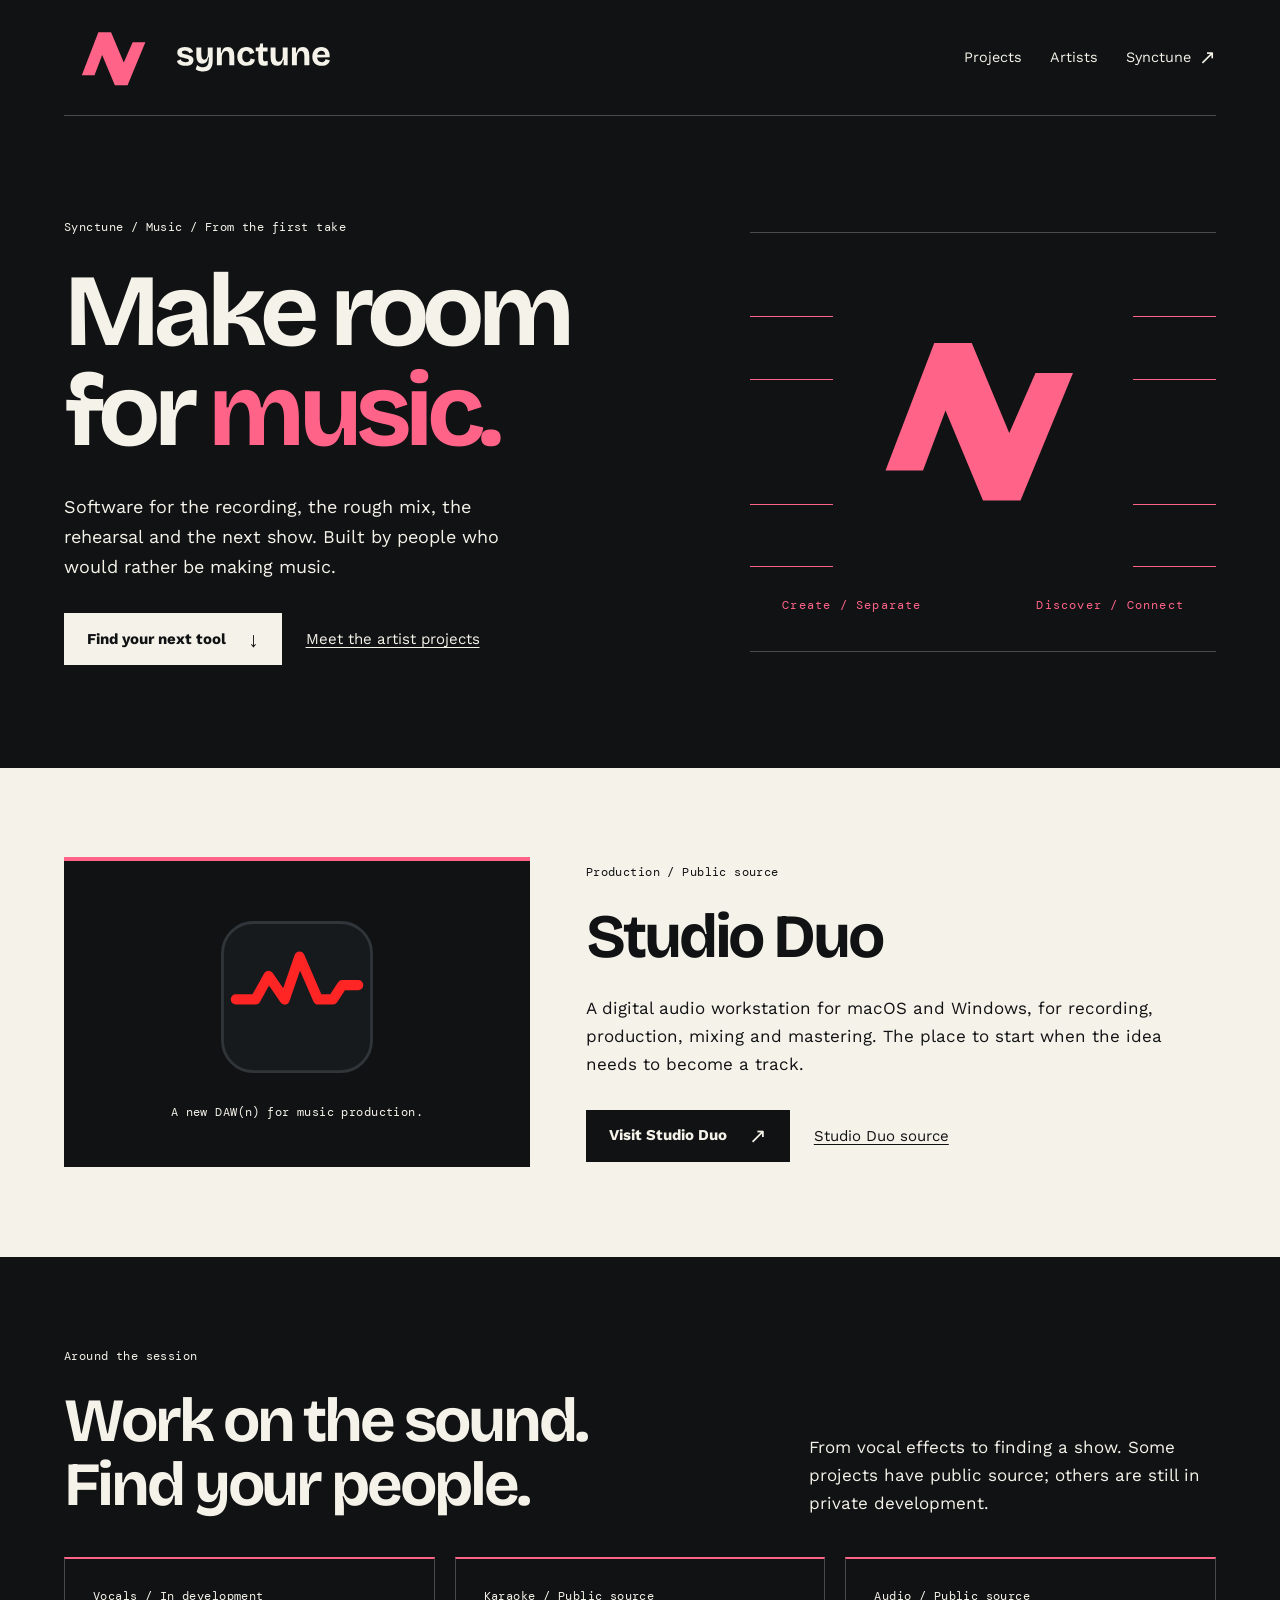
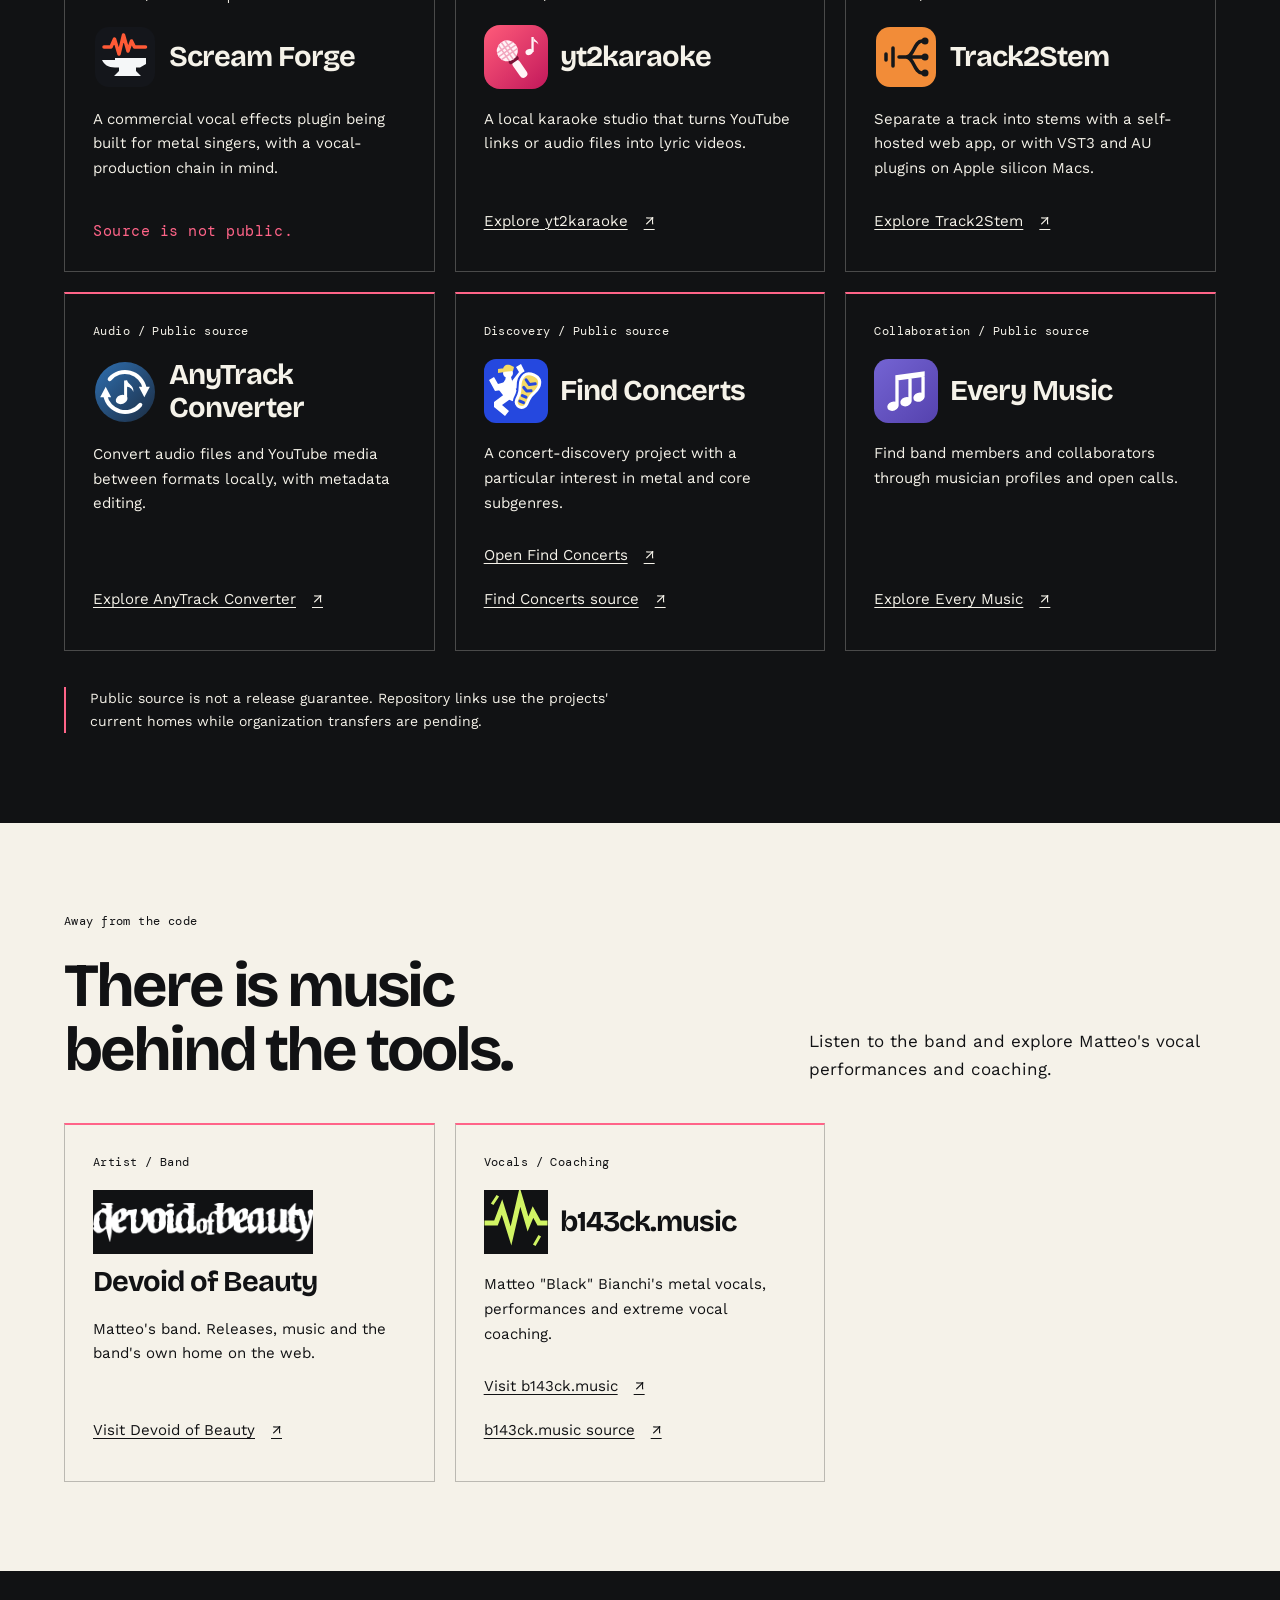
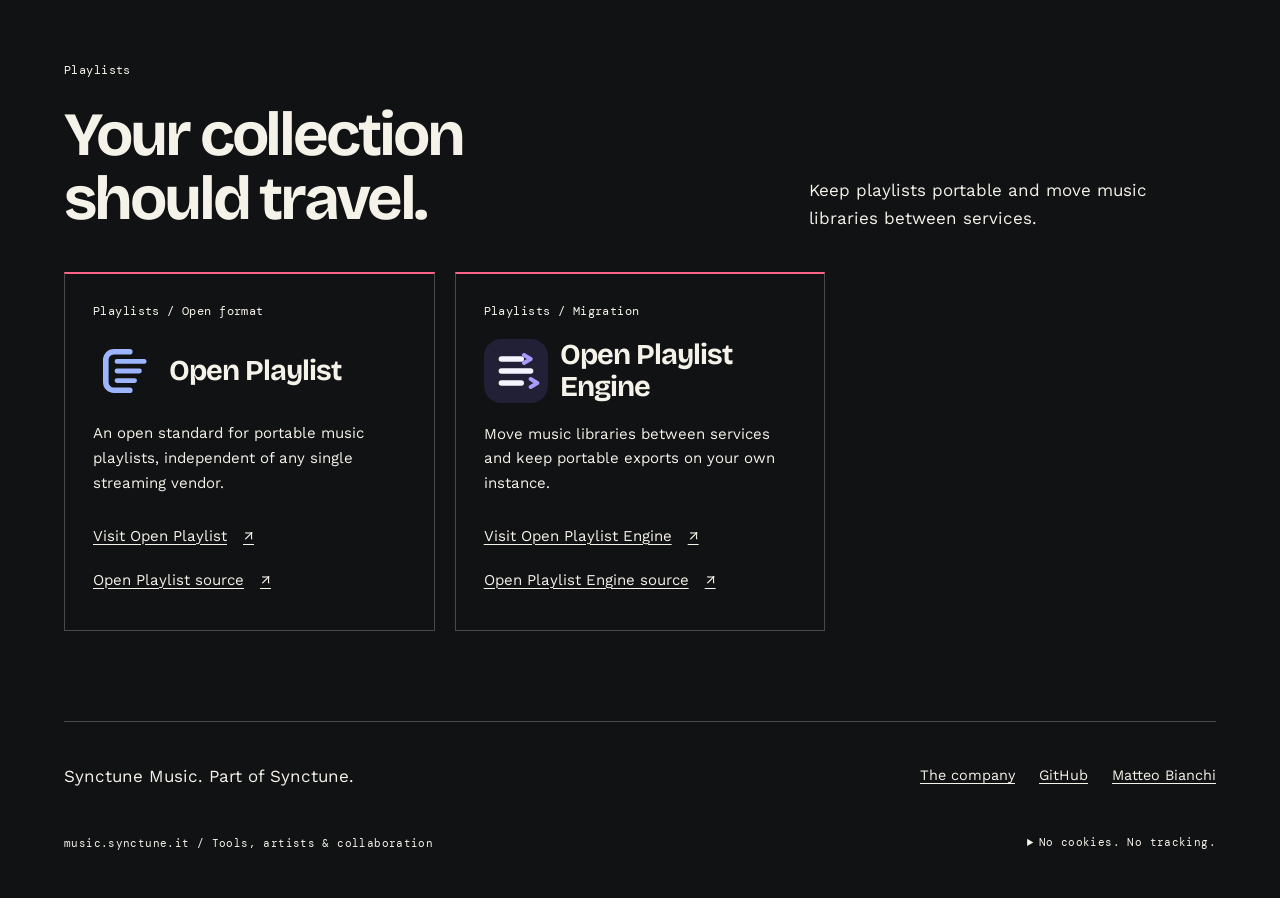
<file: index.html>
<!doctype html>
<html lang="en">
<head>
  <meta charset="utf-8">
  <meta name="viewport" content="width=device-width, initial-scale=1">
  <meta name="description" content="Synctune Music: software for recording, vocals, stems, portable playlists, concert discovery and collaboration, alongside Matteo Bianchi's artist projects.">
  <meta name="theme-color" content="#111214">
  <meta property="og:type" content="website">
  <meta property="og:title" content="Synctune Music | From the first take">
  <meta property="og:description" content="Tools for making music and finding the people around it. A branch of Synctune.">
  <meta property="og:url" content="https://music.synctune.it/">
  <meta property="og:image" content="https://music.synctune.it/assets/social.png">
  <meta property="og:image:alt" content="Synctune Music's coral Cross-rhythm symbol and wordmark.">
  <link rel="canonical" href="https://music.synctune.it/">
  <link rel="icon" href="assets/favicon.svg" type="image/svg+xml">
  <link rel="apple-touch-icon" href="assets/apple-touch-icon.png">
  <link rel="stylesheet" href="assets/styles.css">
  <link rel="stylesheet" href="assets/brand.css">
  <link rel="preload" href="assets/fonts/BricolageGrotesque-Bold.ttf" as="font" type="font/ttf" crossorigin>
  <title>Synctune Music | From the first take</title>
</head>
<body>
  <a class="skip-link" href="#main">Skip to content</a>
  <header class="site-header wrap">
    <a class="brand" href="./"><img src="assets/logo.svg" alt="Synctune Music home" width="881" height="320"></a>
    <nav class="site-nav" aria-label="Main navigation"><a href="#projects">Projects</a><a href="#artists">Artists</a><a href="https://synctune.it">Synctune <span class="arrow" aria-hidden="true">&#8599;</span></a></nav>
  </header>
  <main id="main" tabindex="-1">
    <section class="branch-hero wrap" aria-labelledby="hero-title">
      <div class="hero-copy"><p class="eyebrow">Synctune / Music / From the first take</p><h1 id="hero-title">Make room<br>for <span class="accent">music.</span></h1><p>Software for the recording, the rough mix, the rehearsal and the next show. Built by people who would rather be making music.</p><div class="actions"><a class="button" href="#projects">Find your next tool <span class="arrow" aria-hidden="true">&#8595;</span></a><a class="text-link" href="#artists">Meet the artist projects</a></div></div>
      <div class="hero-art cross-rhythm" aria-hidden="true"><img src="assets/symbol.svg" alt="" width="320" height="320"><div class="art-caption music-label"><span>Create / Separate</span><span>Discover / Connect</span></div></div>
    </section>
    <section id="projects" class="section light" aria-labelledby="studio-title">
      <div class="feature wrap">
        <div class="feature-art" aria-hidden="true"><img src="assets/projects/studio-duo.svg" alt="" width="1024" height="1024"><p class="meta">A new DAW(n) for music production.</p></div>
        <div class="feature-copy"><p class="eyebrow">Production / Public source</p><h2 id="studio-title">Studio Duo</h2><p>A digital audio workstation for macOS and Windows, for recording, production, mixing and mastering. The place to start when the idea needs to become a track.</p><div class="actions"><a class="button" href="https://mbianchidev.github.io/studio-duo/">Visit Studio Duo <span class="arrow" aria-hidden="true">&#8599;</span></a><a class="text-link" href="https://github.com/mbianchidev/studio-duo">Studio Duo source</a></div></div>
      </div>
    </section>
    <section class="section wrap" aria-labelledby="tools-title">
      <div class="section-heading"><div><p class="eyebrow">Around the session</p><h2 id="tools-title">Work on the sound.<br>Find your people.</h2></div><p>From vocal effects to finding a show. Some projects have public source; others are still in private development.</p></div>
      <div class="cards">
        <article class="card"><p class="meta">Vocals / In development</p><div class="project-title"><img src="assets/projects/scream-forge.svg" alt="" width="64" height="64" loading="lazy"><h3>Scream Forge</h3></div><p>A commercial vocal effects plugin being built for metal singers, with a vocal-production chain in mind.</p><p class="availability">Source is not public.</p></article>
        <article class="card"><p class="meta">Karaoke / Public source</p><div class="project-title"><img src="assets/projects/yt2karaoke.svg" alt="" width="64" height="64" loading="lazy"><h3>yt2karaoke</h3></div><p>A local karaoke studio that turns YouTube links or audio files into lyric videos.</p><a class="text-link" href="https://github.com/mbianchidev/yt2karaoke">Explore yt2karaoke <span aria-hidden="true">&#8599;</span></a></article>
        <article class="card"><p class="meta">Audio / Public source</p><div class="project-title"><img src="assets/projects/track2stem.svg" alt="" width="64" height="64" loading="lazy"><h3>Track2Stem</h3></div><p>Separate a track into stems with a self-hosted web app, or with VST3 and AU plugins on Apple silicon Macs.</p><a class="text-link" href="https://github.com/mbianchidev/track2stem">Explore Track2Stem <span aria-hidden="true">&#8599;</span></a></article>
        <article class="card"><p class="meta">Audio / Public source</p><div class="project-title"><img src="assets/projects/anytrack-converter.svg" alt="" width="64" height="64" loading="lazy"><h3>AnyTrack Converter</h3></div><p>Convert audio files and YouTube media between formats locally, with metadata editing.</p><a class="text-link" href="https://github.com/mbianchidev/anytrack-converter">Explore AnyTrack Converter <span aria-hidden="true">&#8599;</span></a></article>
        <article class="card"><p class="meta">Discovery / Public source</p><div class="project-title"><img src="assets/projects/find-concerts.svg" alt="" width="64" height="64" loading="lazy"><h3>Find Concerts</h3></div><p>A concert-discovery project with a particular interest in metal and core subgenres.</p><div class="card-links"><a class="text-link" href="https://mbianchidev.github.io/find-concerts-io/">Open Find Concerts <span aria-hidden="true">&#8599;</span></a><a class="text-link" href="https://github.com/mbianchidev/find-concerts-io">Find Concerts source <span aria-hidden="true">&#8599;</span></a></div></article>
        <article class="card"><p class="meta">Collaboration / Public source</p><div class="project-title"><img src="assets/projects/every-music.svg" alt="" width="64" height="64" loading="lazy"><h3>Every Music</h3></div><p>Find band members and collaborators through musician profiles and open calls.</p><a class="text-link" href="https://github.com/mbianchidev/every-music">Explore Every Music <span aria-hidden="true">&#8599;</span></a></article>
      </div>
      <p class="note">Public source is not a release guarantee. Repository links use the projects' current homes while organization transfers are pending.</p>
    </section>
    <section id="artists" class="section light" aria-labelledby="artists-title">
      <div class="wrap"><div class="section-heading"><div><p class="eyebrow">Away from the code</p><h2 id="artists-title">There is music<br>behind the tools.</h2></div><p>Listen to the band and explore Matteo's vocal performances and coaching.</p></div>
        <div class="cards">
          <article class="card"><p class="meta">Artist / Band</p><div class="project-title logo-wordmark"><img src="assets/projects/devoid-of-beauty.avif" alt="" width="2000" height="358" loading="lazy"><h3>Devoid of Beauty</h3></div><p>Matteo's band. Releases, music and the band's own home on the web.</p><a class="text-link" href="https://devoidofbeauty.com">Visit Devoid of Beauty <span aria-hidden="true">&#8599;</span></a></article>
          <article class="card"><p class="meta">Vocals / Coaching</p><div class="project-title"><img src="assets/projects/b143ck.svg" alt="" width="64" height="64" loading="lazy"><h3>b143ck.music</h3></div><p>Matteo "Black" Bianchi's metal vocals, performances and extreme vocal coaching.</p><div class="card-links"><a class="text-link" href="https://b143ck.synctune.it">Visit b143ck.music <span aria-hidden="true">&#8599;</span></a><a class="text-link" href="https://github.com/synctune-music/b143ck.music">b143ck.music source <span aria-hidden="true">&#8599;</span></a></div></article>
        </div>
      </div>
    </section>
    <section class="section wrap" aria-labelledby="playlist-title">
      <div class="section-heading"><div><p class="eyebrow">Playlists</p><h2 id="playlist-title">Your collection<br>should travel.</h2></div><p>Keep playlists portable and move music libraries between services.</p></div>
      <div class="cards">
        <article class="card"><p class="meta">Playlists / Open format</p><div class="project-title"><img src="assets/projects/open-playlist.svg" alt="" width="320" height="320" loading="lazy"><h3>Open Playlist</h3></div><p>An open standard for portable music playlists, independent of any single streaming vendor.</p><div class="card-links"><a class="text-link" href="https://open-playlist.synctune.it">Visit Open Playlist <span aria-hidden="true">&#8599;</span></a><a class="text-link" href="https://github.com/mbianchidev/open-playlist">Open Playlist source <span aria-hidden="true">&#8599;</span></a></div></article>
        <article class="card"><p class="meta">Playlists / Migration</p><div class="project-title"><img src="assets/projects/open-playlist-engine.svg" alt="" width="48" height="48" loading="lazy"><h3>Open Playlist Engine</h3></div><p>Move music libraries between services and keep portable exports on your own instance.</p><div class="card-links"><a class="text-link" href="https://op-engine.synctune.it">Visit Open Playlist Engine <span aria-hidden="true">&#8599;</span></a><a class="text-link" href="https://github.com/mbianchidev/open-playlist-engine">Open Playlist Engine source <span aria-hidden="true">&#8599;</span></a></div></article>
      </div>
    </section>
  </main>
  <footer class="site-footer wrap">
    <div class="footer-top"><p>Synctune Music. Part of Synctune.</p><nav class="footer-links" aria-label="Footer navigation"><a href="https://synctune.it">The company</a><a href="https://github.com/synctune-music">GitHub</a><a href="https://mbianchi.dev">Matteo Bianchi</a></nav></div>
    <div class="footer-bottom"><span>music.synctune.it / Tools, artists &amp; collaboration</span><details class="privacy"><summary>No cookies. No tracking.</summary><p>No analytics, cookies or embedded audio/video players load on this page. Fonts and artwork are local. Hosting providers may process standard request data; linked music and artist sites follow their own privacy policies.</p></details></div>
  </footer>
</body>
</html>
</file>
<file: assets/styles.css>
@font-face {
  font-family: "Bricolage Grotesque";
  src: url("fonts/BricolageGrotesque-Bold.ttf") format("truetype");
  font-weight: 700;
  font-style: normal;
  font-display: swap;
}

@font-face {
  font-family: "Work Sans";
  src: url("fonts/WorkSans-Regular.ttf") format("truetype");
  font-weight: 400;
  font-style: normal;
  font-display: swap;
}

@font-face {
  font-family: "Work Sans";
  src: url("fonts/WorkSans-Bold.ttf") format("truetype");
  font-weight: 700;
  font-style: normal;
  font-display: swap;
}

@font-face {
  font-family: "DM Mono";
  src: url("fonts/DMMono-Regular.ttf") format("truetype");
  font-weight: 400;
  font-style: normal;
  font-display: swap;
}

:root {
  color-scheme: dark;
  --ink: #111214;
  --paper: #F5F2E9;
  --rule: rgb(245 242 233 / 25%);
  --gutter: clamp(20px, 5vw, 80px);
  font-family: "Work Sans", sans-serif;
  font-synthesis: none;
  color: var(--paper);
  background: var(--ink);
}

* { box-sizing: border-box; }

html { scroll-padding-top: 24px; }

body {
  margin: 0;
  font-size: 17px;
  line-height: 1.65;
}

::selection {
  color: var(--ink);
  background: var(--signal);
}

a {
  color: inherit;
  text-underline-offset: 0.22em;
  text-decoration-thickness: 1px;
}

:focus-visible {
  outline: 3px solid currentColor;
  outline-offset: 6px;
}

img {
  display: block;
  max-width: 100%;
  height: auto;
}

h1,
h2,
h3,
p,
figure { margin: 0; }

h1,
h2,
h3 {
  font-family: "Bricolage Grotesque", sans-serif;
  font-weight: 700;
  text-wrap: balance;
}

h1 {
  font-size: clamp(3.75rem, 8vw, 7.5rem);
  line-height: 0.98;
  letter-spacing: -0.065em;
}

h2 {
  font-size: clamp(2.4rem, 4.8vw, 4.5rem);
  line-height: 1.04;
  letter-spacing: -0.05em;
}

h3 {
  font-size: 1.8rem;
  line-height: 1.12;
  letter-spacing: -0.035em;
}

p { max-width: 62ch; }
p + p { margin-top: 1rem; }

.wrap {
  width: min(1280px, calc(100% - var(--gutter) * 2));
  margin-inline: auto;
}

.skip-link {
  position: absolute;
  z-index: 10;
  top: 12px;
  left: var(--gutter);
  padding: 12px 20px;
  color: var(--ink);
  background: var(--paper);
  transform: translateY(-160%);
}

.skip-link:focus { transform: none; }

.site-header {
  display: flex;
  justify-content: space-between;
  align-items: center;
  gap: 20px;
  min-height: 116px;
  border-bottom: 1px solid var(--rule);
}

.brand {
  display: block;
  flex: 0 0 auto;
  width: 280px;
}

.site-nav {
  display: flex;
  flex-wrap: wrap;
  align-items: center;
  gap: 8px 28px;
}

.site-nav a,
.footer-links a {
  display: inline-flex;
  align-items: center;
  min-height: 44px;
  font-size: 0.9rem;
}

.site-nav a { gap: 8px; text-decoration: none; }
.site-nav a:hover { color: var(--signal); text-decoration: underline; }

.eyebrow,
.meta,
.art-caption,
.availability,
.footer-bottom {
  font-family: "DM Mono", monospace;
  font-size: 0.75rem;
  font-weight: 400;
  letter-spacing: 0.035em;
  line-height: 1.6;
}

.eyebrow { margin-bottom: 24px; }
.accent { color: var(--signal); }

.branch-hero {
  display: grid;
  grid-template-columns: 1.15fr 0.85fr;
  align-items: center;
  gap: 56px;
  padding-block: clamp(56px, 8vw, 112px);
}

.hero-copy > p:not(.eyebrow) {
  max-width: 44ch;
  margin-top: 30px;
  font-size: 1.125rem;
}

.actions {
  display: flex;
  align-items: center;
  flex-wrap: wrap;
  gap: 12px 24px;
  margin-top: 32px;
}

.button {
  display: inline-flex;
  align-items: center;
  justify-content: center;
  gap: 22px;
  min-height: 52px;
  padding: 12px 22px;
  border: 1px solid var(--paper);
  color: var(--ink);
  background: var(--paper);
  font-size: 0.94rem;
  font-weight: 700;
  line-height: 1.4;
  text-decoration: none;
}

.button:hover {
  border-color: var(--signal);
  background: var(--signal);
}

.light .button {
  border-color: var(--ink);
  color: var(--paper);
  background: var(--ink);
}

.light .button:hover {
  color: var(--ink);
  background: var(--paper);
}

.text-link {
  display: inline-flex;
  align-items: center;
  gap: 16px;
  min-height: 44px;
  font-size: 0.94rem;
}

.arrow {
  display: inline-block;
  flex: 0 0 auto;
  font-family: sans-serif;
  font-size: 1.4em;
  line-height: 1;
}

.hero-art {
  position: relative;
  display: flex;
  flex-direction: column;
  align-items: center;
  justify-content: center;
  min-height: 420px;
  padding: 32px;
  border-block: 1px solid var(--rule);
  isolation: isolate;
}

.hero-art > img {
  z-index: 1;
  width: min(100%, 300px);
}

.art-caption {
  z-index: 1;
  display: flex;
  justify-content: space-between;
  flex-wrap: wrap;
  gap: 12px;
  width: 100%;
  margin-top: 28px;
}

.section { padding-block: clamp(56px, 7vw, 96px); }

.light {
  color-scheme: light;
  --rule: rgb(17 18 20 / 25%);
  color: var(--ink);
  background: var(--paper);
}

.section-heading {
  display: flex;
  align-items: end;
  justify-content: space-between;
  gap: 32px;
  margin-bottom: 40px;
}

.section-heading h2 { max-width: 17ch; }
.section-heading > p { max-width: 37ch; }

.feature {
  display: grid;
  grid-template-columns: 0.85fr 1.15fr;
  align-items: center;
  gap: 56px;
}

.feature-art {
  display: flex;
  flex-direction: column;
  align-items: center;
  justify-content: center;
  min-height: 310px;
  padding: 32px;
  border-top: 4px solid var(--signal);
  color: var(--paper);
  background: var(--ink);
}

.feature-art img { width: 180px; }
.feature-art .meta { margin-top: 16px; }

.feature-type {
  color: var(--signal);
  font-family: "Bricolage Grotesque", sans-serif;
  font-size: clamp(5rem, 12vw, 10rem);
  line-height: 1;
  letter-spacing: -0.07em;
}

.feature-copy h2 { margin-bottom: 24px; }
.feature-copy .meta { margin-bottom: 16px; }

.cards {
  display: grid;
  grid-template-columns: repeat(3, minmax(0, 1fr));
  gap: 20px;
}

.card {
  display: flex;
  flex-direction: column;
  align-items: start;
  gap: 18px;
  min-height: 272px;
  padding: 28px;
  border: 1px solid var(--rule);
  border-top: 2px solid var(--signal);
}

.card h3 { overflow-wrap: anywhere; }

.project-title {
  display: flex;
  align-items: center;
  gap: 12px;
  min-width: 0;
}

.project-title img {
  flex: 0 0 64px;
  width: 64px;
  height: 64px;
  object-fit: contain;
  background: var(--ink);
}

.project-title.logo-wordmark {
  align-items: start;
  flex-direction: column;
}

.project-title.logo-wordmark img {
  flex: none;
  width: min(220px, 100%);
}

.card p:not(.meta) { font-size: 0.94rem; }
.card > a,
.card > .availability,
.card > .card-links { margin-top: auto; }
.card-links { display: flex; flex-wrap: wrap; column-gap: 24px; }
.availability { padding-top: 8px; color: var(--signal); }
.light .availability { color: var(--ink); }

.split {
  display: grid;
  grid-template-columns: 1fr 1fr;
  gap: 64px;
  align-items: start;
}

.split h2 { max-width: 14ch; }
.split-copy { padding-top: 6px; }
.split-copy > p { font-size: 1.125rem; }
.split-copy .text-link { margin-top: 20px; }

.note {
  margin-top: 36px;
  padding-left: 24px;
  border-left: 2px solid var(--signal);
  font-size: 0.875rem;
}

.service-list {
  display: grid;
  grid-template-columns: 1fr 1fr;
  gap: 0 40px;
  padding: 0;
  margin: 32px 0 0;
  list-style: none;
}

.service-list li {
  padding-block: 18px;
  border-top: 1px solid var(--rule);
}

.service-list strong {
  display: block;
  font-family: "Bricolage Grotesque", sans-serif;
  font-size: 1.25rem;
  line-height: 1.3;
}

.service-list span { display: block; margin-top: 8px; font-size: 0.94rem; }

.contact-band {
  display: flex;
  align-items: center;
  flex-wrap: wrap;
  justify-content: space-between;
  gap: 32px;
  padding-block: 48px;
  border-top: 1px solid var(--rule);
}

.contact-band h2 { max-width: 17ch; }

.site-footer {
  padding-block: 32px;
  border-top: 1px solid var(--rule);
}

.footer-top,
.footer-bottom {
  display: flex;
  flex-wrap: wrap;
  justify-content: space-between;
  align-items: center;
  gap: 16px 32px;
}

.footer-top { margin-bottom: 24px; }
.footer-links { display: flex; flex-wrap: wrap; gap: 4px 24px; }
.footer-bottom { font-size: 0.6875rem; }
.footer-bottom > a { display: inline-flex; align-items: center; min-height: 44px; }

.privacy { max-width: 65ch; }
.privacy summary { cursor: pointer; min-height: 44px; padding-block: 12px; }
.privacy p { margin-block: 8px 20px; font-family: "Work Sans", sans-serif; font-size: 0.875rem; letter-spacing: normal; }

@media (max-width: 1000px) {
  .branch-hero { gap: 32px; }
  h1 { font-size: clamp(3.5rem, 8vw, 6rem); }
  .hero-art { min-height: 350px; padding: 20px; }
  .cards { grid-template-columns: repeat(2, minmax(0, 1fr)); }
  .feature { gap: 32px; }
  .split { gap: 32px; }
}

@media (max-width: 700px) {
  .site-header { flex-direction: column; align-items: start; gap: 0; padding-bottom: 16px; }
  .brand { width: 248px; margin-left: -8px; }
  .site-nav { width: 100%; justify-content: space-between; gap: 8px 16px; }
  .site-nav a { font-size: 0.875rem; }
  .branch-hero { grid-template-columns: 1fr; gap: 44px; }
  h1 { font-size: clamp(3.5rem, 12.5vw, 5.5rem); }
  .hero-art { min-height: 320px; }
  .hero-art > img { width: 220px; }
  .cards,
  .feature,
  .split,
  .service-list { grid-template-columns: 1fr; }
  .section-heading { flex-direction: column; align-items: start; }
  .feature-art { min-height: 260px; }
  .card { min-height: 230px; }
  .contact-band .button { max-width: 100%; }
}

@media (prefers-reduced-motion: no-preference) {
  .button { transition: background-color 160ms ease, border-color 160ms ease; }
}

@media print {
  :root { color-scheme: light; color: #111214; background: white; }
  .site-header, .site-footer, .hero-art { display: none; }
  .branch-hero { display: block; }
  .accent, .availability { color: #111214; }
  .cards { grid-template-columns: 1fr 1fr; }
  .card { break-inside: avoid; border-color: #111214; }
}
</file>
<file: assets/brand.css>
:root { --signal: #FF6488; }

.cross-rhythm::before,
.cross-rhythm::after {
  content: "";
  position: absolute;
  z-index: -1;
  inset: 20% 0;
  border-block: 1px solid var(--signal);
}

.cross-rhythm::after { inset-block: 35%; }
.cross-rhythm > img { background: var(--ink); }
.cross-rhythm .art-caption { color: var(--signal); }
.music-label { letter-spacing: 0.1em; }
</file>
